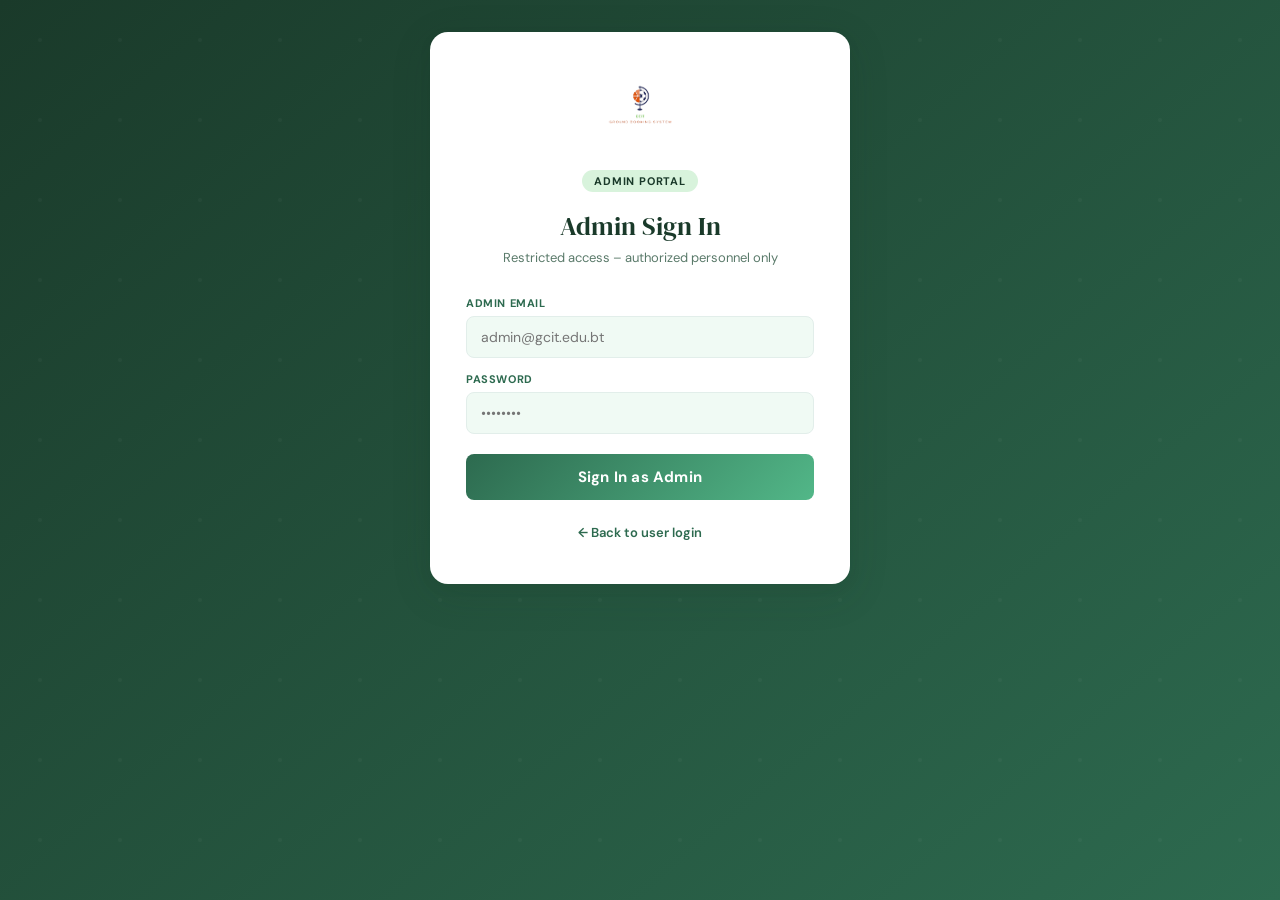
<file: views/admin-login.html>
<!DOCTYPE html>
<html lang="en">
<head>
    <meta charset="UTF-8">
    <meta name="viewport" content="width=device-width, initial-scale=1.0">
    <title>Admin Login – GCIT Ground Booking</title>
    <link rel="stylesheet" href="css/home.css">
</head>
<body class="auth-page">

<div class="auth-box">
    <div class="auth-logo">
        <img src="photos/logo.png" alt="GCIT Logo">
    </div>

    <div style="text-align:center;">
        <span class="admin-badge">Admin Portal</span>
    </div>

    <h2>Admin Sign In</h2>
    <p class="subtitle">Restricted access – authorized personnel only</p>

    <div class="error-msg" id="errorMsg"></div>

    <div class="form-group">
        <label for="email">Admin Email</label>
        <input type="email" id="email" placeholder="admin@gcit.edu.bt" autocomplete="email">
    </div>

    <div class="form-group">
        <label for="password">Password</label>
        <input type="password" id="password" placeholder="••••••••" autocomplete="current-password">
    </div>

    <button class="btn-auth" onclick="adminLogin()">Sign In as Admin</button>

    <div class="auth-footer">
        <p><a href="index.html">← Back to user login</a></p>
    </div>
</div>

<script src="js/admin.js"></script>
</body>
</html>
</file>
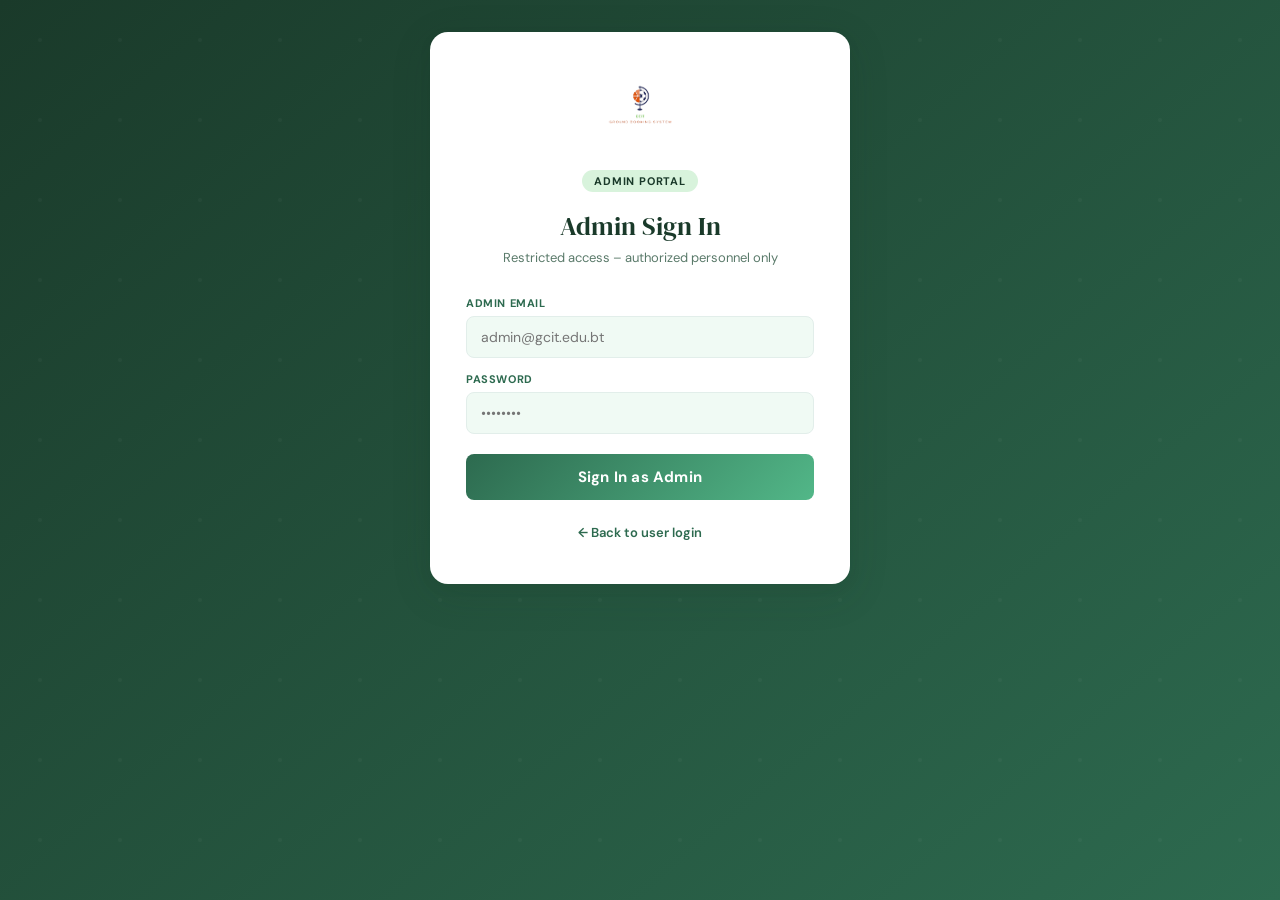
<file: views/admin.html>
<!DOCTYPE html>
<html lang="en">
<head>
    <meta charset="UTF-8">
    <meta name="viewport" content="width=device-width, initial-scale=1.0">
    <title>Admin Dashboard – GCIT Ground Booking</title>
    <link rel="stylesheet" href="css/home.css">
    <style>
        /* ── Status badge extras ── */
        .badge-pending          { background: #fff3cd; color: #7d5a00; }
        .badge-approved         { background: #d8f3dc; color: #1a3a2a; }
        .badge-rejected         { background: #fde8e8; color: #8b1a1a; }
        .badge-cancel_requested { background: #fff0e0; color: #7d4000; }
        .badge-cancelled        { background: #f0f0f0; color: #555; }

        /* ── Action buttons ── */
        .btn-approve {
            background: var(--green-mid); color: #fff; border: none;
            padding: 7px 14px; border-radius: var(--radius-sm);
            cursor: pointer; font-family: inherit; font-size: 12px; font-weight: 700;
            transition: background var(--transition); white-space: nowrap;
        }
        .btn-approve:hover { background: var(--green-dark); }
        .btn-reject {
            background: #fde8e8; color: #8b1a1a; border: 1px solid #f5c6c6;
            padding: 7px 14px; border-radius: var(--radius-sm);
            cursor: pointer; font-family: inherit; font-size: 12px; font-weight: 700;
            transition: background var(--transition); white-space: nowrap;
        }
        .btn-reject:hover { background: #f5c6c6; }
        .btn-confirm-cancel {
            background: #d8f3dc; color: #1a3a2a; border: 1px solid #a8d5b5;
            padding: 7px 14px; border-radius: var(--radius-sm);
            cursor: pointer; font-family: inherit; font-size: 12px; font-weight: 700;
            transition: background var(--transition); white-space: nowrap;
        }
        .btn-confirm-cancel:hover { background: #b7e4c7; }
        .btn-deny-cancel {
            background: #fff3cd; color: #7d5a00; border: 1px solid #ffd966;
            padding: 7px 14px; border-radius: var(--radius-sm);
            cursor: pointer; font-family: inherit; font-size: 12px; font-weight: 700;
            transition: background var(--transition); white-space: nowrap;
        }
        .btn-deny-cancel:hover { background: #ffd966; }
        .action-cell { display: flex; gap: 6px; flex-wrap: wrap; align-items: center; }

        /* ── Section divider ── */
        .section-divider {
            display: flex; align-items: center; gap: 10px;
            padding: 14px 0 8px; color: var(--text-muted);
            font-size: 11px; font-weight: 700; text-transform: uppercase; letter-spacing: 0.6px;
        }
        .section-divider::before, .section-divider::after {
            content: ""; flex: 1; height: 1px; background: var(--border);
        }

        /* ── Empty state ── */
        .empty-state {
            text-align: center; padding: 32px; color: var(--text-muted); font-size: 14px;
        }
        .empty-state i { font-size: 24px; margin-bottom: 8px; display: block; color: var(--green-light); }

        /* ── Conflict chip ── */
        .conflict-chip {
            display: inline-flex; align-items: center; gap: 3px;
            background: #fff0e0; border: 1px solid #ffc896; color: #7d4000;
            font-size: 10px; font-weight: 700; padding: 2px 7px; border-radius: 20px;
            cursor: help; white-space: nowrap;
        }

        /* ── Section panes ── */
        .section-pane { display: none; }
        .section-pane.active { display: block; }

        /* ── Header nav active link for admin sections ── */
        .nav-count {
            background: var(--red);
            color: #fff;
            font-size: 10px;
            font-weight: 700;
            min-width: 16px;
            height: 16px;
            border-radius: 8px;
            display: inline-flex;
            align-items: center;
            justify-content: center;
            padding: 0 4px;
            margin-left: 4px;
            vertical-align: middle;
        }
    </style>
</head>
<body>

<script>
    if (!localStorage.getItem("admin")) window.location.replace("admin-login.html");
</script>

<header>
    <div class="nav-logo">
        <img src="photos/logo.png" alt="GCIT Logo">
        <div>
            <div class="nav-logo-text">GCIT Ground Booking</div>
            <div class="nav-logo-sub">Admin Dashboard</div>
        </div>
    </div>
    <nav id="mainNav">
        <ul>
            <li><a href="#" class="active-link" id="navUsers"      onclick="switchSection('users',this);return false;">Users</a></li>
            <li><a href="#" id="navBookings"  onclick="switchSection('bookings',this);return false;">Approvals <span class="nav-count" id="navCount" style="display:none;"></span></a></li>
            <li><a href="#" id="navAllbooks"  onclick="switchSection('allbookings',this);return false;">All Bookings</a></li>
        </ul>
    </nav>
    <button class="btn-logout" onclick="adminLogout()"><i class="fas fa-sign-out-alt"></i> Logout</button>
    <button class="hamburger" onclick="toggleNav()" aria-label="Toggle navigation">
        <span></span><span></span><span></span>
    </button>
</header>

<div class="page-hero">
    <h1>Admin Dashboard</h1>
    <p>Manage registrations, booking approvals, and cancellation requests</p>
</div>

<div class="admin-layout">

    <!-- Stats row -->
    <div class="admin-stats">
        <div class="stat-card">
            <div class="num" id="statTotal">–</div>
            <div class="lbl">Total Users</div>
        </div>
        <div class="stat-card">
            <div class="num" id="statBookings">–</div>
            <div class="lbl">Total Bookings</div>
        </div>
        <div class="stat-card">
            <div class="num" id="statPending">–</div>
            <div class="lbl">Pending Approvals</div>
        </div>
        <div class="stat-card">
            <div class="num" id="statCancels">–</div>
            <div class="lbl">Cancel Requests</div>
        </div>
    </div>

    <div>

            <!-- Users -->
            <div class="section-pane active" id="tab-users">
                <div class="table-wrap">
                    <table>
                        <thead>
                            <tr><th>Name</th><th>Email</th><th>Phone</th><th>Action</th></tr>
                        </thead>
                        <tbody id="usersList">
                            <tr><td colspan="4" style="text-align:center;padding:20px;">Loading…</td></tr>
                        </tbody>
                    </table>
                </div>
            </div>

            <!-- Approvals -->
            <div class="section-pane" id="tab-bookings">
                <div class="section-divider">Pending Approval</div>
                <div class="table-wrap">
                    <table>
                        <thead>
                            <tr>
                                <th>#</th><th>Email</th><th>Type</th>
                                <th>Date</th><th>Time</th><th>Submitted</th>
                                <th>Notes</th><th>Actions</th>
                            </tr>
                        </thead>
                        <tbody id="pendingList">
                            <tr><td colspan="8" style="text-align:center;padding:20px;">Loading…</td></tr>
                        </tbody>
                    </table>
                </div>

                <div class="section-divider" style="margin-top:8px;">Cancellation Requests</div>
                <div class="table-wrap">
                    <table>
                        <thead>
                            <tr><th>#</th><th>Email</th><th>Type</th><th>Date</th><th>Time</th><th>Actions</th></tr>
                        </thead>
                        <tbody id="cancelList">
                            <tr><td colspan="6" style="text-align:center;padding:20px;">Loading…</td></tr>
                        </tbody>
                    </table>
                </div>
            </div>

            <!-- All Bookings -->
            <div class="section-pane" id="tab-allbookings">
                <div class="table-wrap">
                    <table>
                        <thead>
                            <tr>
                                <th>#</th><th>Email</th><th>Type</th>
                                <th>Date</th><th>Time</th><th>Status</th><th>Action</th>
                            </tr>
                        </thead>
                        <tbody id="allBookingsList">
                            <tr><td colspan="7" style="text-align:center;padding:20px;">Loading…</td></tr>
                        </tbody>
                    </table>
                </div>
            </div>

    </div>

</div>

<footer>
    <strong>GCIT Ground Booking System</strong>
    <span class="footer-accent"> — </span>
    Admin Panel &copy; 2025
</footer>

<script src="js/ui.js"></script>
<script src="js/admin.js"></script>
<script>
function toggleNav() { document.getElementById('mainNav').classList.toggle('open'); }

function switchSection(name, el) {
    document.querySelectorAll('.section-pane').forEach(p => p.classList.remove('active'));
    document.querySelectorAll('#mainNav a').forEach(a => a.classList.remove('active-link'));
    document.getElementById('tab-' + name).classList.add('active');
    el.classList.add('active-link');
}

/* ── Helpers ── */

function statusBadge(status) {
    const map = {
        pending:          { cls: "badge-pending",          label: '<i class="fas fa-clock"></i> Pending' },
        approved:         { cls: "badge-approved",         label: '<i class="fas fa-check-circle"></i> Approved' },
        rejected:         { cls: "badge-rejected",         label: '<i class="fas fa-times-circle"></i> Rejected' },
        cancel_requested: { cls: "badge-cancel_requested", label: '<i class="fas fa-hourglass-half"></i> Cancel Req.' },
        cancelled:        { cls: "badge-cancelled",        label: '<i class="fas fa-ban"></i> Cancelled' },
    };
    const s = map[status] || { cls: "badge-pending", label: status };
    return `<span class="status-badge ${s.cls}">${s.label}</span>`;
}

function conflictsWith(b, list) {
    return list.filter(p =>
        p.id !== b.id && p.date === b.date &&
        p.starting_time < b.ending_time && p.ending_time > b.starting_time
    ).map(p => p.id);
}

/* ── Data loading ── */

async function loadUsers() {
    try {
        const res   = await fetch("/admin/users");
        const users = await res.json();
        const list  = Array.isArray(users) ? users : [];
        renderUsers(list);
        document.getElementById("statTotal").textContent = list.length;
    } catch (e) { console.error("loadUsers:", e); }
}

async function loadBookings() {
    try {
        const res      = await fetch("/bookings");
        const bookings = await res.json();
        const list     = Array.isArray(bookings) ? bookings : [];

        const pending = list.filter(b => b.status === "pending");
        const cancels = list.filter(b => b.status === "cancel_requested");

        renderPending(pending, list);
        renderCancels(cancels);
        renderAllBookings(list);

        document.getElementById("statBookings").textContent = list.length;
        document.getElementById("statPending").textContent  = pending.length;
        document.getElementById("statCancels").textContent  = cancels.length;

        const total   = pending.length + cancels.length;
        const counter = document.getElementById("navCount");
        if (total > 0) {
            counter.textContent    = total;
            counter.style.display  = "inline-flex";
        } else {
            counter.style.display  = "none";
        }
    } catch (e) { console.error("loadBookings:", e); }
}

/* ── Renderers ── */

function renderUsers(users) {
    const tbody = document.getElementById("usersList");
    if (!users.length) {
        tbody.innerHTML = `<tr><td colspan="4"><div class="empty-state"><i class="fas fa-users"></i>No registered users yet.</div></td></tr>`;
        return;
    }
    tbody.innerHTML = users.map(u => `
        <tr id="user-row-${u.id}">
            <td><strong>${u.first_name} ${u.last_name}</strong></td>
            <td style="font-size:13px;">${u.email}</td>
            <td>${u.phone || "–"}</td>
            <td class="action-cell">
                <button class="btn-reject" onclick="deleteUser(${u.id})">
                    <i class="fas fa-trash"></i> Delete
                </button>
            </td>
        </tr>`
    ).join('');
}

function renderPending(pending, allBookings) {
    const tbody = document.getElementById("pendingList");
    if (!pending.length) {
        tbody.innerHTML = `<tr><td colspan="8"><div class="empty-state"><i class="fas fa-check-circle"></i>No pending bookings.</div></td></tr>`;
        return;
    }
    tbody.innerHTML = pending.map(b => {
        const conflicts    = conflictsWith(b, pending);
        const conflictTag  = conflicts.length
            ? `<span class="conflict-chip" title="Overlaps with #${conflicts.join(', #')}">⚠ Conflict</span>` : '';
        const submitted    = b.created_at ? b.created_at.substring(0, 16) : '–';
        return `
        <tr id="pending-row-${b.id}">
            <td>${b.id} ${conflictTag}</td>
            <td><strong>${b.student_id}</strong></td>
            <td>${b.match_type || "–"}</td>
            <td>${b.date}</td>
            <td style="white-space:nowrap;">${b.starting_time} – ${b.ending_time}</td>
            <td style="font-size:11px;color:var(--text-muted);">${submitted}</td>
            <td style="max-width:140px;font-size:12px;color:var(--text-muted);">${b.notes || "–"}</td>
            <td class="action-cell">
                <button class="btn-approve" onclick="approveBooking(${b.id})"><i class="fas fa-check"></i> Approve</button>
                <button class="btn-reject"  onclick="rejectBooking(${b.id})"><i class="fas fa-times"></i> Reject</button>
            </td>
        </tr>`;
    }).join('');
}

function renderCancels(cancels) {
    const tbody = document.getElementById("cancelList");
    if (!cancels.length) {
        tbody.innerHTML = `<tr><td colspan="6"><div class="empty-state"><i class="fas fa-check-circle"></i>No cancellation requests.</div></td></tr>`;
        return;
    }
    tbody.innerHTML = cancels.map(b => `
        <tr id="cancel-row-${b.id}">
            <td>${b.id}</td>
            <td><strong>${b.student_id}</strong></td>
            <td>${b.match_type || "–"}</td>
            <td>${b.date}</td>
            <td style="white-space:nowrap;">${b.starting_time} – ${b.ending_time}</td>
            <td class="action-cell">
                <button class="btn-confirm-cancel" onclick="approveCancelBooking(${b.id})"><i class="fas fa-check"></i> Confirm</button>
                <button class="btn-deny-cancel"    onclick="denyCancelBooking(${b.id})"><i class="fas fa-times"></i> Deny</button>
            </td>
        </tr>`
    ).join('');
}

function renderAllBookings(bookings) {
    const tbody = document.getElementById("allBookingsList");
    if (!bookings.length) {
        tbody.innerHTML = `<tr><td colspan="7" style="text-align:center;padding:20px;color:var(--text-muted);">No bookings found.</td></tr>`;
        return;
    }
    tbody.innerHTML = bookings.map(b => `
        <tr>
            <td>${b.id}</td>
            <td style="font-size:12px;">${b.student_id}</td>
            <td>${b.match_type || "–"}</td>
            <td>${b.date}</td>
            <td style="white-space:nowrap;">${b.starting_time} – ${b.ending_time}</td>
            <td>${statusBadge(b.status)}</td>
            <td class="action-cell">
                <button class="btn-reject" onclick="deleteBooking(${b.id})"><i class="fas fa-trash"></i> Delete</button>
            </td>
        </tr>`
    ).join('');
}

/* ── Actions ── */

async function approveBooking(id) {
    const ok = await gcitConfirm({ title: "Approve booking?", message: "Conflicting pending requests will be auto-rejected.", confirmText: "Approve" });
    if (!ok) return;
    try {
        const res    = await fetch(`/booking/${id}/approve`, { method: "PUT" });
        const result = await res.json().catch(() => ({}));
        if (!res.ok) { gcitToast(result.error || "Approval failed", "error"); return; }
        gcitToast(
            result.auto_rejected > 0 ? `Approved. ${result.auto_rejected} conflict(s) auto-rejected.` : "Booking approved.",
            result.auto_rejected > 0 ? "info" : "success", 5000
        );
        loadBookings();
    } catch { gcitToast("Server error", "error"); }
}

async function rejectBooking(id) {
    const ok = await gcitConfirm({ title: "Reject booking?", message: "The user will see this as rejected.", confirmText: "Reject", danger: true });
    if (!ok) return;
    try {
        const res = await fetch(`/booking/${id}/reject`, { method: "PUT" });
        if (res.ok) { gcitToast("Booking rejected.", "info"); loadBookings(); }
        else gcitToast("Failed to reject", "error");
    } catch { gcitToast("Server error", "error"); }
}

async function approveCancelBooking(id) {
    const ok = await gcitConfirm({ title: "Confirm cancellation?", message: "The slot will become available again.", confirmText: "Confirm" });
    if (!ok) return;
    try {
        const res = await fetch(`/booking/${id}/approve-cancel`, { method: "PUT" });
        if (res.ok) { gcitToast("Cancellation confirmed — slot is free."); loadBookings(); }
        else gcitToast("Failed to confirm", "error");
    } catch { gcitToast("Server error", "error"); }
}

async function denyCancelBooking(id) {
    const ok = await gcitConfirm({ title: "Deny cancellation?", message: "The booking will stay approved.", confirmText: "Deny", danger: true });
    if (!ok) return;
    try {
        const res = await fetch(`/booking/${id}/deny-cancel`, { method: "PUT" });
        if (res.ok) { gcitToast("Cancellation denied.", "info"); loadBookings(); }
        else gcitToast("Failed to deny", "error");
    } catch { gcitToast("Server error", "error"); }
}

async function deleteBooking(id) {
    const ok = await gcitConfirm({ title: "Delete booking?", message: "This cannot be undone.", confirmText: "Delete", danger: true });
    if (!ok) return;
    try {
        const res = await fetch(`/booking/${id}`, { method: "DELETE" });
        if (res.ok) { gcitToast("Booking deleted.", "info"); loadBookings(); }
        else gcitToast("Failed to delete", "error");
    } catch { gcitToast("Server error", "error"); }
}

async function deleteUser(id) {
    const ok = await gcitConfirm({ title: "Delete user?", message: "All their data will be permanently removed.", confirmText: "Delete", danger: true });
    if (!ok) return;
    try {
        const res = await fetch(`/admin/users/${id}`, { method: "DELETE" });
        if (res.ok) { gcitToast("User deleted.", "info"); loadUsers(); }
        else gcitToast("Failed to delete user", "error");
    } catch { gcitToast("Server error", "error"); }
}

document.addEventListener("DOMContentLoaded", () => {
    loadUsers();
    loadBookings();
});
</script>
</body>
</html>
</file>
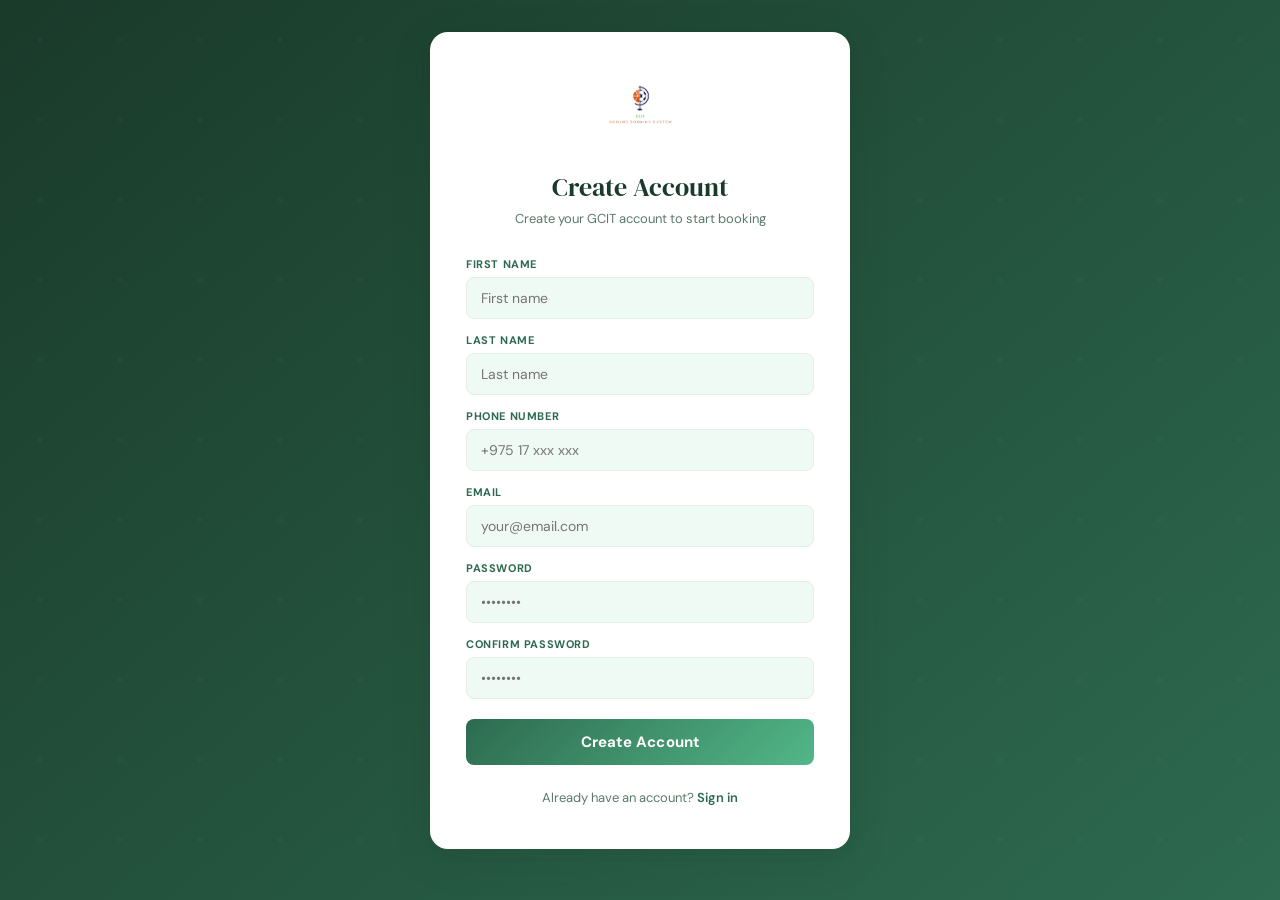
<file: views/signup.html>
<!DOCTYPE html>
<html lang="en">
<head>
    <meta charset="UTF-8">
    <meta name="viewport" content="width=device-width, initial-scale=1.0">
    <title>Sign Up – GCIT Ground Booking</title>
    <link rel="stylesheet" href="css/home.css">
</head>
<body class="auth-page">

<div class="auth-box">
    <div class="auth-logo">
        <img src="photos/logo.png" alt="GCIT Logo">
    </div>

    <h2>Create Account</h2>
    <p class="subtitle">Create your GCIT account to start booking</p>

    <div class="error-msg" id="errorMsg"></div>

    <div class="form-group">
        <label for="firstname">First Name</label>
        <input type="text" id="firstname" placeholder="First name" autocomplete="given-name">
    </div>

    <div class="form-group">
        <label for="lastname">Last Name</label>
        <input type="text" id="lastname" placeholder="Last name" autocomplete="family-name">
    </div>

    <div class="form-group">
        <label for="number">Phone Number</label>
        <input type="tel" id="number" placeholder="+975 17 xxx xxx" autocomplete="tel">
    </div>

    <div class="form-group">
        <label for="email">Email</label>
        <input type="email" id="email" placeholder="your@email.com" autocomplete="email">
    </div>

    <div class="form-group">
        <label for="password">Password</label>
        <input type="password" id="password" placeholder="••••••••" autocomplete="new-password">
    </div>

    <div class="form-group">
        <label for="confirmPassword">Confirm Password</label>
        <input type="password" id="confirmPassword" placeholder="••••••••" autocomplete="new-password">
    </div>

    <button class="btn-auth" onclick="signup()">Create Account</button>

    <div class="auth-footer">
        <p>Already have an account? <a href="index.html">Sign in</a></p>
    </div>
</div>

<script>
function signup() {
    const errorEl = document.getElementById("errorMsg");
    errorEl.style.display = "none";

    const data = {
        first_name: document.getElementById("firstname").value.trim(),
        last_name: document.getElementById("lastname").value.trim(),
        phone: document.getElementById("number").value.trim(),
        email: document.getElementById("email").value.trim(),
        password: document.getElementById("password").value,
    };
    const confirm = document.getElementById("confirmPassword").value;

    if (!data.first_name || !data.last_name || !data.phone || !data.email || !data.password) {
        errorEl.textContent = "Please fill in all fields";
        errorEl.style.display = "block";
        return;
    }

    if (data.password !== confirm) {
        errorEl.textContent = "Passwords do not match";
        errorEl.style.display = "block";
        return;
    }

    fetch("/user/add", {
        method: "POST",
        body: JSON.stringify(data),
        headers: { "Content-Type": "application/json" }
    })
    .then(res => res.json().then(result => ({ ok: res.ok, result })))
    .then(({ ok, result }) => {
        if (!ok) {
            const msg = result.error || "";
            if (msg.toLowerCase().includes("unique") || msg.toLowerCase().includes("duplicate") || msg.toLowerCase().includes("already exists")) {
                errorEl.textContent = "Email already registered. Please login instead.";
            } else {
                errorEl.textContent = msg || "Registration failed. Please try again.";
            }
            errorEl.style.display = "block";
            return;
        }
        alert("Account created! You can now sign in.");
        window.location.href = "index.html";
    })
    .catch(() => {
        errorEl.textContent = "Network error. Please try again.";
        errorEl.style.display = "block";
    });
}
</script>
</body>
</html>
</file>
<file: views/css/home.css>
/* ===== GCIT Ground Booking — Shared CSS ===== */

@import url('https://fonts.googleapis.com/css2?family=DM+Sans:ital,opsz,wght@0,9..40,400;0,9..40,500;0,9..40,600;0,9..40,700;1,9..40,400&family=DM+Serif+Display:ital@0;1&display=swap');
@import url('https://cdnjs.cloudflare.com/ajax/libs/font-awesome/6.5.1/css/all.min.css');

*, *::before, *::after { box-sizing: border-box; margin: 0; padding: 0; }

html { scroll-behavior: smooth; }

:root {
    --green-dark:  #1a3a2a;
    --green-mid:   #2d6a4f;
    --green-light: #52b788;
    --green-pale:  #d8f3dc;
    --green-bg:    #f0faf4;
    --surface:     #ffffff;
    --border:      #e2eeea;
    --text:        #1a3a2a;
    --text-muted:  #5a7a6a;
    --red:         #e63946;
    --red-bg:      #fde8e8;
    --red-border:  #f5c6c6;
    --amber:       #f4a261;
    --radius:      12px;
    --radius-sm:   8px;
    --radius-xs:   6px;
    --shadow:      0 2px 12px rgba(26,58,42,0.08), 0 1px 3px rgba(26,58,42,0.06);
    --shadow-md:   0 4px 20px rgba(26,58,42,0.10), 0 2px 6px rgba(26,58,42,0.06);
    --shadow-lg:   0 10px 40px rgba(26,58,42,0.14), 0 4px 12px rgba(26,58,42,0.08);
    --transition:  0.18s ease;
}

body {
    font-family: 'DM Sans', sans-serif;
    background: var(--green-bg);
    color: var(--text);
    min-height: 100vh;
    -webkit-font-smoothing: antialiased;
    -moz-osx-font-smoothing: grayscale;
}

/* ─── HEADER ─────────────────────────────────────── */

header {
    display: flex;
    align-items: center;
    justify-content: space-between;
    padding: 0 32px;
    height: 64px;
    background: var(--surface);
    border-bottom: 1px solid var(--border);
    position: sticky;
    top: 0;
    z-index: 1000;
    gap: 12px;
    box-shadow: 0 1px 0 var(--border), 0 2px 8px rgba(26,58,42,0.04);
}

.nav-logo {
    display: flex;
    align-items: center;
    gap: 10px;
    flex-shrink: 0;
    text-decoration: none;
}

.nav-logo img {
    width: 38px;
    height: 38px;
    object-fit: contain;
}

.nav-logo-text {
    font-weight: 700;
    font-size: 14px;
    color: var(--green-dark);
    line-height: 1.2;
}

.nav-logo-sub {
    font-size: 11px;
    color: var(--text-muted);
    line-height: 1;
}

nav ul {
    list-style: none;
    display: flex;
    align-items: center;
    gap: 2px;
}

nav a {
    text-decoration: none;
    color: var(--text-muted);
    font-weight: 500;
    font-size: 14px;
    padding: 7px 13px;
    border-radius: var(--radius-sm);
    transition: color var(--transition), background var(--transition);
    white-space: nowrap;
}

nav a:hover { color: var(--green-mid); background: var(--green-bg); }
nav a.active-link { color: var(--green-mid); background: var(--green-bg); font-weight: 600; }

.btn-logout {
    background: var(--green-mid);
    color: white;
    border: none;
    padding: 8px 18px;
    border-radius: var(--radius-sm);
    font-size: 13px;
    font-weight: 600;
    cursor: pointer;
    font-family: inherit;
    transition: background var(--transition), transform var(--transition);
    flex-shrink: 0;
    white-space: nowrap;
}

.btn-logout:hover { background: var(--green-dark); transform: translateY(-1px); }
.btn-logout:active { transform: translateY(0); }

/* Hamburger */
.hamburger {
    display: none;
    flex-direction: column;
    justify-content: center;
    gap: 5px;
    background: none;
    border: 1px solid var(--border);
    border-radius: var(--radius-xs);
    cursor: pointer;
    padding: 8px;
    width: 38px;
    height: 38px;
    flex-shrink: 0;
    transition: background var(--transition);
}

.hamburger:hover { background: var(--green-bg); }

.hamburger span {
    display: block;
    width: 18px;
    height: 2px;
    background: var(--green-dark);
    border-radius: 2px;
    transition: transform 0.25s ease, opacity 0.2s ease;
}

/* Mobile nav overlay */
nav {
    transition: none;
}

/* ─── PAGE HERO (inner pages) ────────────────────── */

.page-hero {
    background: linear-gradient(135deg, var(--green-dark) 0%, var(--green-mid) 70%, var(--green-light) 100%);
    padding: 40px 24px 36px;
    text-align: center;
    color: #fff;
    position: relative;
    overflow: hidden;
}

.page-hero::before {
    content: '';
    position: absolute;
    inset: 0;
    background: url("data:image/svg+xml,%3Csvg width='60' height='60' viewBox='0 0 60 60' xmlns='http://www.w3.org/2000/svg'%3E%3Cg fill='none' fill-rule='evenodd'%3E%3Cg fill='%23ffffff' fill-opacity='0.03'%3E%3Cpath d='M36 34v-4h-2v4h-4v2h4v4h2v-4h4v-2h-4zm0-30V0h-2v4h-4v2h4v4h2V6h4V4h-4zM6 34v-4H4v4H0v2h4v4h2v-4h4v-2H6zM6 4V0H4v4H0v2h4v4h2V6h4V4H6z'/%3E%3C/g%3E%3C/g%3E%3C/svg%3E");
    pointer-events: none;
}

.page-hero h1 {
    font-family: 'DM Serif Display', serif;
    font-size: clamp(1.7rem, 5vw, 2.6rem);
    font-weight: 400;
    margin-bottom: 10px;
    position: relative;
}

.page-hero p {
    font-size: 15px;
    opacity: 0.85;
    max-width: 520px;
    margin: 0 auto;
    line-height: 1.65;
    position: relative;
}

/* ─── LAYOUT / SECTION ──────────────────────────── */

.section {
    max-width: 1100px;
    margin: 0 auto;
    padding: 52px 24px;
}

.section-label {
    font-size: 11px;
    font-weight: 700;
    text-transform: uppercase;
    letter-spacing: 1.2px;
    color: var(--green-light);
    margin-bottom: 8px;
}

.section-title {
    font-family: 'DM Serif Display', serif;
    font-size: clamp(1.4rem, 3.5vw, 1.9rem);
    font-weight: 400;
    color: var(--green-dark);
    margin-bottom: 16px;
    line-height: 1.25;
}

/* ─── HOME HERO ─────────────────────────────────── */

.hero {
    position: relative;
    height: 460px;
    overflow: hidden;
}

.hero img {
    width: 100%;
    height: 100%;
    object-fit: cover;
    display: block;
}

.hero-overlay {
    position: absolute;
    inset: 0;
    background: linear-gradient(105deg, rgba(26,58,42,0.9) 35%, rgba(26,58,42,0.4) 100%);
    display: flex;
    flex-direction: column;
    justify-content: center;
    padding: 48px 56px;
    color: white;
}

.hero-badge {
    font-size: 11px;
    font-weight: 700;
    letter-spacing: 1.5px;
    text-transform: uppercase;
    background: rgba(255,255,255,0.15);
    border: 1px solid rgba(255,255,255,0.25);
    padding: 5px 14px;
    border-radius: 20px;
    display: inline-block;
    margin-bottom: 18px;
    width: fit-content;
    backdrop-filter: blur(4px);
}

.hero-overlay h1 {
    font-family: 'DM Serif Display', serif;
    font-size: clamp(1.9rem, 4.5vw, 3rem);
    font-weight: 400;
    max-width: 580px;
    margin-bottom: 14px;
    line-height: 1.2;
}

.hero-overlay p {
    font-size: 15px;
    max-width: 460px;
    opacity: 0.85;
    line-height: 1.65;
}

.accent-strip {
    height: 4px;
    background: linear-gradient(90deg, var(--green-dark), var(--green-light), var(--green-pale));
}

/* ─── ABOUT / MISSION ───────────────────────────── */

.about-grid {
    display: grid;
    grid-template-columns: 200px 1fr;
    gap: 52px;
    align-items: start;
}

.about-logo { text-align: center; }

.about-logo img {
    width: 120px;
    height: 120px;
    object-fit: contain;
}

.college-name {
    margin-top: 12px;
    font-weight: 600;
    font-size: 13px;
    color: var(--text-muted);
    line-height: 1.5;
}

.about-text p {
    font-size: 15px;
    line-height: 1.8;
    color: var(--text-muted);
    margin-bottom: 14px;
}

.mv-grid {
    display: grid;
    grid-template-columns: 1fr 1fr;
    gap: 24px;
}

.mv-card {
    background: var(--surface);
    border: 1px solid var(--border);
    border-radius: var(--radius);
    padding: 32px;
}

.mv-card.vision {
    background: var(--green-dark);
    border-color: var(--green-dark);
    color: white;
}

.mv-card.vision .section-label { color: var(--green-light); }
.mv-card.vision .section-title { color: white; }
.mv-card.vision p { color: rgba(255,255,255,0.82); font-size: 15px; line-height: 1.75; font-style: italic; }

.mission-list {
    list-style: none;
    display: flex;
    flex-direction: column;
    gap: 12px;
}

.mission-list li {
    display: flex;
    gap: 10px;
    font-size: 14px;
    color: var(--text-muted);
    line-height: 1.6;
    padding-left: 18px;
    position: relative;
}

.mission-list li::before {
    content: '';
    position: absolute;
    left: 0;
    top: 9px;
    width: 6px;
    height: 6px;
    border-radius: 50%;
    background: var(--green-light);
    flex-shrink: 0;
}

/* ─── DEVELOPERS ─────────────────────────────────── */

.dev-section {
    background: var(--green-dark);
}

.dev-section .section-title { color: white; }
.dev-section .section-label { color: var(--green-light); }

.dev-grid {
    display: flex;
    flex-wrap: wrap;
    gap: 16px;
    margin-top: 32px;
    justify-content: center;
}

.dev-card {
    background: rgba(255,255,255,0.07);
    border: 1px solid rgba(255,255,255,0.12);
    border-radius: var(--radius);
    padding: 24px 16px;
    text-align: center;
    width: 168px;
    transition: background var(--transition), transform var(--transition);
}

.dev-card:hover {
    background: rgba(255,255,255,0.12);
    transform: translateY(-3px);
}

.dev-photo {
    width: 76px;
    height: 76px;
    border-radius: 50%;
    object-fit: cover;
    border: 3px solid var(--green-light);
    margin-bottom: 12px;
    background: var(--green-bg);
}

.dev-role {
    font-size: 10px;
    color: var(--green-light);
    font-weight: 700;
    text-transform: uppercase;
    letter-spacing: 0.8px;
    margin-bottom: 5px;
}

.dev-name {
    font-size: 14px;
    font-weight: 600;
    color: white;
}

/* ─── DIVIDER / FOOTER ──────────────────────────── */

hr.divider {
    border: none;
    border-top: 1px solid var(--border);
}

footer {
    text-align: center;
    padding: 24px 16px;
    font-size: 13px;
    color: var(--text-muted);
    border-top: 1px solid var(--border);
    background: var(--surface);
    margin-top: 0;
}

.footer-accent { color: var(--green-light); }

/* ─── TABLES ─────────────────────────────────────── */

.table-wrap {
    background: var(--surface);
    border: 1px solid var(--border);
    border-radius: var(--radius);
    overflow: hidden;
    overflow-x: auto;
    -webkit-overflow-scrolling: touch;
}

table {
    width: 100%;
    border-collapse: collapse;
    min-width: 320px;
}

th {
    text-align: left;
    font-size: 11px;
    font-weight: 700;
    text-transform: uppercase;
    letter-spacing: 0.6px;
    color: var(--text-muted);
    padding: 12px 16px;
    background: var(--green-bg);
    border-bottom: 1px solid var(--border);
    white-space: nowrap;
}

td {
    padding: 13px 16px;
    font-size: 13.5px;
    border-bottom: 1px solid var(--border);
    vertical-align: middle;
}

tr:last-child td { border-bottom: none; }
tbody tr { transition: background var(--transition); }
tbody tr:hover td { background: var(--green-bg); }

.action-cell { white-space: nowrap; }
.action-done { font-size: 12px; color: var(--text-muted); font-style: italic; }

/* ─── STATUS BADGES ─────────────────────────────── */

.status-badge {
    display: inline-block;
    padding: 3px 10px;
    border-radius: 20px;
    font-size: 11px;
    font-weight: 700;
    text-transform: uppercase;
    letter-spacing: 0.4px;
    white-space: nowrap;
}

.status-approved, .confirmed, .slot-avail { background: var(--green-pale); color: #1a5c30; }
.status-pending  { background: #fff3cd; color: #7a5800; }
.status-rejected, .slot-booked { background: var(--red-bg); color: #8b1a1a; }

/* ─── BUTTONS ─────────────────────────────────────── */

.btn-approve {
    background: var(--green-pale);
    color: var(--green-dark);
    border: 1px solid var(--green-light);
    padding: 5px 12px;
    border-radius: var(--radius-xs);
    cursor: pointer;
    font-family: inherit;
    font-size: 12px;
    font-weight: 600;
    transition: background var(--transition), color var(--transition);
    margin-right: 4px;
}

.btn-approve:hover { background: var(--green-mid); color: white; border-color: var(--green-mid); }

.btn-reject, .delete-btn {
    background: var(--red-bg);
    color: var(--red);
    border: 1px solid var(--red-border);
    padding: 5px 12px;
    border-radius: var(--radius-xs);
    cursor: pointer;
    font-family: inherit;
    font-size: 12px;
    font-weight: 600;
    transition: background var(--transition), color var(--transition), border-color var(--transition);
}

.btn-reject:hover, .delete-btn:hover { background: var(--red); color: white; border-color: var(--red); }

/* ─── FORMS (shared) ─────────────────────────────── */

.form-group {
    margin-bottom: 16px;
}

.form-group label {
    display: block;
    font-size: 11px;
    font-weight: 700;
    text-transform: uppercase;
    letter-spacing: 0.6px;
    color: var(--green-mid);
    margin-bottom: 6px;
}

.form-group input,
.form-group select,
.form-group textarea {
    width: 100%;
    padding: 10px 12px;
    border: 1.5px solid var(--border);
    border-radius: var(--radius-sm);
    background: var(--green-bg);
    font-size: 14px;
    font-family: inherit;
    outline: none;
    transition: border-color var(--transition), background var(--transition), box-shadow var(--transition);
    color: var(--text);
    appearance: none;
    -webkit-appearance: none;
}

.form-group textarea {
    resize: vertical;
    min-height: 72px;
    line-height: 1.5;
}

.form-group input:focus,
.form-group select:focus,
.form-group textarea:focus {
    border-color: var(--green-mid);
    background: white;
    box-shadow: 0 0 0 3px rgba(45,106,79,0.12);
}

.form-group select {
    background-image: url("data:image/svg+xml,%3Csvg xmlns='http://www.w3.org/2000/svg' width='12' height='8' viewBox='0 0 12 8'%3E%3Cpath fill='%235a7a6a' d='M6 8L0 0h12z'/%3E%3C/svg%3E");
    background-repeat: no-repeat;
    background-position: right 12px center;
    padding-right: 36px;
}

.time-row {
    display: grid;
    grid-template-columns: 1fr 1fr;
    gap: 8px;
}

/* ─── BOOKING LAYOUT (legacy — kept for .btn-book) ── */

.panel-title {
    font-family: 'DM Serif Display', serif;
    font-size: 1.25rem;
    font-weight: 400;
    color: var(--green-dark);
    margin-bottom: 20px;
    padding-bottom: 14px;
    border-bottom: 1px solid var(--border);
}

.btn-book {
    width: 100%;
    padding: 13px;
    border: none;
    border-radius: var(--radius-sm);
    background: linear-gradient(135deg, var(--green-mid), var(--green-light));
    color: white;
    font-weight: 700;
    font-size: 15px;
    font-family: inherit;
    cursor: pointer;
    transition: opacity var(--transition), transform var(--transition), box-shadow var(--transition);
    margin-top: 6px;
    letter-spacing: 0.2px;
}

.btn-book:hover {
    opacity: 0.92;
    transform: translateY(-1px);
    box-shadow: 0 4px 16px rgba(45,106,79,0.3);
}

.btn-book:active { transform: translateY(0); }

/* ─── AVAILABLE GROUND ───────────────────────────── */

.ground-grid {
    display: grid;
    grid-template-columns: repeat(auto-fill, minmax(220px, 1fr));
    gap: 16px;
    margin-top: 8px;
}

.ground-card {
    background: var(--surface);
    border: 1px solid var(--border);
    border-radius: var(--radius);
    overflow: hidden;
    transition: box-shadow var(--transition), transform var(--transition);
}

.ground-card:hover { box-shadow: var(--shadow-md); transform: translateY(-2px); }

.ground-card-header {
    padding: 14px 18px;
    background: var(--green-bg);
    border-bottom: 1px solid var(--border);
    display: flex;
    justify-content: space-between;
    align-items: center;
    gap: 8px;
    flex-wrap: wrap;
}

.slot-time {
    font-weight: 700;
    font-size: 15px;
    color: var(--green-dark);
}

.ground-card-body {
    padding: 14px 18px;
}

.btn-slot-book {
    display: inline-block;
    padding: 8px 18px;
    background: var(--green-mid);
    color: white;
    border: none;
    border-radius: var(--radius-sm);
    font-family: inherit;
    font-size: 13px;
    font-weight: 600;
    cursor: pointer;
    transition: background var(--transition), transform var(--transition);
    text-decoration: none;
}

.btn-slot-book:hover { background: var(--green-dark); transform: translateY(-1px); }

/* ─── PROFILE ─────────────────────────────────────── */

.profile-container {
    max-width: 920px;
    margin: 0 auto;
    padding: 40px 24px 60px;
}

.profile-header {
    display: flex;
    gap: 28px;
    align-items: center;
    background: var(--surface);
    border: 1px solid var(--border);
    border-radius: var(--radius);
    padding: 28px 32px;
    margin-bottom: 20px;
    box-shadow: var(--shadow);
}

.profile-avatar {
    width: 88px;
    height: 88px;
    border-radius: 50%;
    background: linear-gradient(135deg, var(--green-mid), var(--green-light));
    color: white;
    font-family: 'DM Serif Display', serif;
    font-size: 2rem;
    font-weight: 400;
    display: flex;
    align-items: center;
    justify-content: center;
    flex-shrink: 0;
    border: 3px solid var(--green-light);
    letter-spacing: 1px;
    box-shadow: 0 2px 12px rgba(45,106,79,0.2);
}

.profile-intro h1 {
    font-family: 'DM Serif Display', serif;
    font-size: 1.65rem;
    font-weight: 400;
    margin-bottom: 4px;
    line-height: 1.2;
}

.profile-tag { font-size: 13px; color: var(--text-muted); }

.profile-content-grid {
    display: grid;
    grid-template-columns: 1fr 1fr;
    gap: 20px;
    margin-bottom: 20px;
}

.profile-card {
    background: var(--surface);
    border: 1px solid var(--border);
    border-radius: var(--radius);
    padding: 24px;
    box-shadow: var(--shadow);
}

.card-subtitle {
    font-size: 13px;
    font-weight: 700;
    color: var(--green-dark);
    margin-bottom: 18px;
    padding-bottom: 12px;
    border-bottom: 1px solid var(--border);
    text-transform: uppercase;
    letter-spacing: 0.5px;
}

.info-list { display: flex; flex-direction: column; gap: 14px; }

.info-item {
    display: grid;
    grid-template-columns: 90px 1fr;
    align-items: center;
    gap: 10px;
}

.info-label {
    font-size: 11px;
    font-weight: 700;
    text-transform: uppercase;
    letter-spacing: 0.5px;
    color: var(--text-muted);
}

.info-item input {
    border: 1.5px solid var(--border);
    border-radius: var(--radius-sm);
    padding: 8px 10px;
    font-size: 13px;
    font-family: inherit;
    outline: none;
    background: var(--green-bg);
    transition: border-color var(--transition), background var(--transition), box-shadow var(--transition);
    color: var(--text);
    width: 100%;
}

.info-item input:focus {
    border-color: var(--green-mid);
    background: white;
    box-shadow: 0 0 0 3px rgba(45,106,79,0.1);
}

.btn-edit-profile {
    margin-top: 18px;
    background: var(--green-mid);
    color: white;
    border: none;
    padding: 9px 22px;
    border-radius: var(--radius-sm);
    font-family: inherit;
    font-size: 13px;
    font-weight: 600;
    cursor: pointer;
    transition: background var(--transition), transform var(--transition);
}

.btn-edit-profile:hover { background: var(--green-dark); transform: translateY(-1px); }

.stats-grid {
    display: grid;
    grid-template-columns: 1fr 1fr;
    gap: 12px;
    margin-top: 4px;
}

.stat-box {
    background: var(--green-bg);
    border-radius: var(--radius-sm);
    border: 1px solid var(--border);
    padding: 20px 16px;
    text-align: center;
}

.stat-number {
    display: block;
    font-size: 2.2rem;
    font-weight: 700;
    color: var(--green-mid);
    line-height: 1;
    font-family: 'DM Serif Display', serif;
}

.stat-label {
    display: block;
    font-size: 10px;
    color: var(--text-muted);
    margin-top: 6px;
    font-weight: 700;
    text-transform: uppercase;
    letter-spacing: 0.6px;
}

.history-section {
    background: var(--surface);
    border: 1px solid var(--border);
    border-radius: var(--radius);
    padding: 24px;
    box-shadow: var(--shadow);
}

.table-responsive { overflow-x: auto; -webkit-overflow-scrolling: touch; }

.history-table {
    width: 100%;
    border-collapse: collapse;
    min-width: 360px;
}

/* ─── AUTH (login / signup) ─────────────────────── */

.auth-page {
    min-height: 100vh;
    display: flex;
    align-items: flex-start;
    justify-content: center;
    background: linear-gradient(140deg, var(--green-dark) 0%, var(--green-mid) 100%);
    padding: 32px 16px;
    position: relative;
    overflow-y: auto;
}

.auth-page::before {
    content: '';
    position: absolute;
    inset: 0;
    background: url("data:image/svg+xml,%3Csvg width='80' height='80' viewBox='0 0 80 80' xmlns='http://www.w3.org/2000/svg'%3E%3Cg fill='%23ffffff' fill-opacity='0.03' fill-rule='evenodd'%3E%3Ccircle cx='40' cy='40' r='2'/%3E%3C/g%3E%3C/svg%3E");
    pointer-events: none;
}

.auth-box {
    background: white;
    border-radius: 18px;
    padding: 40px 36px;
    width: 100%;
    max-width: 420px;
    box-shadow: var(--shadow-lg);
    position: relative;
}

.auth-logo {
    text-align: center;
    margin-bottom: 24px;
}

.auth-logo img {
    width: 68px;
    height: 68px;
    object-fit: contain;
}

.auth-box h2 {
    font-family: 'DM Serif Display', serif;
    font-size: 1.65rem;
    font-weight: 400;
    color: var(--green-dark);
    text-align: center;
    margin-bottom: 4px;
}

.auth-box .subtitle {
    text-align: center;
    font-size: 13px;
    color: var(--text-muted);
    margin-bottom: 28px;
    line-height: 1.5;
}

.auth-box .form-group { margin-bottom: 14px; }

.auth-box .form-group label {
    display: block;
    font-size: 11px;
    font-weight: 700;
    text-transform: uppercase;
    letter-spacing: 0.6px;
    color: var(--green-mid);
    margin-bottom: 6px;
}

.auth-box .form-group input {
    width: 100%;
    padding: 11px 14px;
    border: 1.5px solid var(--border);
    border-radius: var(--radius-sm);
    background: var(--green-bg);
    font-size: 14px;
    font-family: inherit;
    outline: none;
    transition: border-color var(--transition), background var(--transition), box-shadow var(--transition);
    color: var(--text);
}

.auth-box .form-group input:focus {
    border-color: var(--green-mid);
    background: white;
    box-shadow: 0 0 0 3px rgba(45,106,79,0.12);
}

.btn-auth {
    width: 100%;
    padding: 13px;
    border: none;
    border-radius: var(--radius-sm);
    background: linear-gradient(135deg, var(--green-mid), var(--green-light));
    color: white;
    font-weight: 700;
    font-size: 15px;
    font-family: inherit;
    cursor: pointer;
    transition: opacity var(--transition), transform var(--transition), box-shadow var(--transition);
    margin-top: 6px;
    letter-spacing: 0.2px;
}

.btn-auth:hover {
    opacity: 0.92;
    transform: translateY(-1px);
    box-shadow: 0 4px 16px rgba(45,106,79,0.3);
}

.btn-auth:active { transform: translateY(0); }

.auth-footer {
    text-align: center;
    margin-top: 22px;
    font-size: 13px;
    color: var(--text-muted);
    line-height: 1.7;
}

.auth-footer a {
    color: var(--green-mid);
    font-weight: 600;
    text-decoration: none;
    transition: color var(--transition);
}

.auth-footer a:hover { color: var(--green-dark); text-decoration: underline; }

.error-msg {
    display: none;
    background: var(--red-bg);
    color: #8b1a1a;
    border: 1px solid var(--red-border);
    border-radius: var(--radius-sm);
    padding: 10px 14px;
    font-size: 13px;
    margin-bottom: 16px;
    font-weight: 500;
    line-height: 1.5;
}

.admin-badge {
    display: inline-block;
    background: var(--green-pale);
    color: var(--green-dark);
    font-size: 11px;
    font-weight: 700;
    padding: 4px 12px;
    border-radius: 20px;
    text-transform: uppercase;
    letter-spacing: 0.8px;
    margin-bottom: 16px;
}

/* ─── ADMIN DASHBOARD ───────────────────────────── */

.admin-layout {
    max-width: 1100px;
    margin: 36px auto;
    padding: 0 24px 60px;
}

.admin-stats {
    display: grid;
    grid-template-columns: repeat(auto-fill, minmax(170px, 1fr));
    gap: 16px;
    margin-bottom: 32px;
}

.stat-card {
    background: var(--surface);
    border: 1px solid var(--border);
    border-radius: var(--radius);
    padding: 20px 22px;
    box-shadow: var(--shadow);
    transition: box-shadow var(--transition), transform var(--transition);
}

.stat-card:hover { box-shadow: var(--shadow-md); transform: translateY(-1px); }

.stat-card .num {
    font-family: 'DM Serif Display', serif;
    font-size: 2.2rem;
    font-weight: 400;
    color: var(--green-mid);
    line-height: 1;
}

.stat-card .lbl {
    font-size: 11px;
    color: var(--text-muted);
    margin-top: 6px;
    font-weight: 700;
    text-transform: uppercase;
    letter-spacing: 0.5px;
}

.admin-tabs {
    display: flex;
    gap: 0;
    margin-bottom: 24px;
    border-bottom: 2px solid var(--border);
    overflow-x: auto;
    -webkit-overflow-scrolling: touch;
    scrollbar-width: none;
}

.admin-tabs::-webkit-scrollbar { display: none; }

.admin-tab {
    padding: 10px 20px;
    font-family: inherit;
    font-size: 13.5px;
    font-weight: 600;
    border: none;
    background: none;
    color: var(--text-muted);
    cursor: pointer;
    border-bottom: 2px solid transparent;
    margin-bottom: -2px;
    transition: color var(--transition), border-color var(--transition);
    white-space: nowrap;
    flex-shrink: 0;
}

.admin-tab:hover { color: var(--green-mid); }

.admin-tab.active {
    color: var(--green-mid);
    border-bottom-color: var(--green-mid);
}

.tab-pane { display: none; }
.tab-pane.active { display: block; }

/* ─── BOTTOM DOCK (mobile nav) ────────────────────── */

.bottom-dock {
    display: none;
}

.dock-item {
    flex: 1;
    display: flex;
    flex-direction: column;
    align-items: center;
    justify-content: center;
    gap: 3px;
    text-decoration: none;
    color: var(--text-muted);
    font-size: 9px;
    font-weight: 700;
    text-transform: uppercase;
    letter-spacing: 0.5px;
    padding: 8px 4px 6px;
    transition: color var(--transition);
    -webkit-tap-highlight-color: transparent;
}

.dock-item i {
    font-size: 19px;
    transition: transform 0.15s ease;
}

.dock-item.active {
    color: var(--green-mid);
}

.dock-item.active i {
    transform: translateY(-1px) scale(1.08);
}

/* ─── RESPONSIVE ─────────────────────────────────── */

/* Tablet and below */
@media (max-width: 900px) {
    .about-grid { grid-template-columns: 1fr; }
    .about-logo { display: none; }
}

@media (max-width: 768px) {
    /* ── Header: logo only, no nav, no logout ── */
    header { padding: 0 16px; }
    .nav-logo-sub { display: none; }
    #mainNav { display: none !important; }
    .btn-logout { display: none !important; }
    .hamburger { display: none !important; }

    /* ── Bottom dock visible ── */
    .bottom-dock {
        display: flex;
        position: fixed;
        bottom: 0;
        left: 0;
        right: 0;
        height: 62px;
        background: var(--surface);
        border-top: 1px solid var(--border);
        box-shadow: 0 -2px 20px rgba(26,58,42,0.10);
        z-index: 2000;
        padding-bottom: env(safe-area-inset-bottom, 0px);
    }

    /* Push page content above the dock */
    body:not(.auth-page) {
        padding-bottom: 68px;
    }

    /* ── Layout ── */
    .mv-grid { grid-template-columns: 1fr; }
    .profile-content-grid { grid-template-columns: 1fr; }

    .profile-header {
        flex-direction: column;
        text-align: center;
        padding: 24px 20px;
        gap: 16px;
    }

    .profile-header .profile-intro h1 { font-size: 1.4rem; }

    .info-item {
        grid-template-columns: 1fr;
        gap: 4px;
    }

    /* ── Hero ── */
    .hero { height: 300px; }
    .hero-overlay { padding: 28px 24px; }

    /* ── Admin ── */
    .admin-stats { grid-template-columns: repeat(auto-fill, minmax(130px, 1fr)); gap: 12px; }
    .admin-layout { margin: 24px auto; }

    /* ── Auth ── */
    .auth-box { padding: 32px 24px; }

    /* ── Spacing ── */
    .section { padding: 36px 16px; }
    .booking-layout { padding: 0 16px; gap: 16px; }
    .profile-container { padding: 24px 16px 48px; }

    /* ── Prevent iOS zoom on inputs ── */
    .form-group input,
    .form-group select,
    .form-group textarea { font-size: 16px; }

    /* ── Dev grid ── */
    .dev-card { width: calc(50% - 8px); }

    /* ── Tables ── */
    table { min-width: 300px; }
}

@media (max-width: 540px) {
    /* Header */
    .nav-logo-text { font-size: 13px; }

    /* Forms */
    .time-row { grid-template-columns: 1fr; gap: 8px; }

    /* Admin */
    .admin-stats { grid-template-columns: 1fr 1fr; }
    .admin-tab { padding: 10px 14px; font-size: 13px; }

    /* Auth */
    .auth-box { padding: 28px 18px; border-radius: 14px; }

    /* Ground grid */
    .ground-grid { grid-template-columns: 1fr; }

    /* Dev cards */
    .dev-grid { gap: 12px; }
    .dev-card { width: calc(50% - 6px); padding: 18px 12px; }
    .dev-photo { width: 60px; height: 60px; }


    /* Hero */
    .hero-overlay h1 { font-size: 1.45rem; }
    .hero { height: 260px; }

    /* Section */
    .section { padding: 28px 12px; }
    .admin-layout { padding: 0 12px 40px; }
    .profile-container { padding: 16px 12px 40px; }

    /* Stat numbers */
    .stat-card .num { font-size: 1.8rem; }
    .stat-number { font-size: 1.8rem; }

    /* Booking page hero */
    .page-hero { padding: 36px 16px 32px; }
    .page-hero h1 { font-size: 1.5rem; }
    .page-hero p { font-size: 13px; }

    /* Profile header */
    .profile-header { padding: 20px 16px; }

    /* Slot cards full width */
    .ground-card { border-radius: var(--radius-sm); }
}

/* ─── TOAST NOTIFICATIONS ────────────────────────────────────────── */

#gcit-toasts {
    position: fixed;
    bottom: 88px;
    right: 20px;
    z-index: 9000;
    display: flex;
    flex-direction: column-reverse;
    gap: 8px;
    pointer-events: none;
    max-width: 320px;
}

.gcit-toast {
    pointer-events: all;
    display: flex;
    align-items: flex-start;
    gap: 10px;
    padding: 11px 16px 11px 13px;
    border-radius: 10px;
    font-size: 13.5px;
    font-weight: 500;
    line-height: 1.45;
    box-shadow: 0 6px 24px rgba(0,0,0,0.13);
    cursor: pointer;
    transform: translateX(110%);
    opacity: 0;
    transition: transform 0.28s cubic-bezier(0.34, 1.4, 0.64, 1), opacity 0.22s ease;
}

.gcit-toast--in  { transform: translateX(0); opacity: 1; }
.gcit-toast--out { transform: translateX(110%); opacity: 0; transition: transform 0.2s ease, opacity 0.18s ease; }

.gcit-toast-icon {
    font-size: 14px;
    font-weight: 700;
    flex-shrink: 0;
    margin-top: 1px;
}

/* ─── DIALOG / CONFIRM ───────────────────────────────────────────── */

.gcit-overlay {
    position: fixed;
    inset: 0;
    z-index: 9100;
    background: rgba(10, 28, 18, 0.45);
    backdrop-filter: blur(4px);
    -webkit-backdrop-filter: blur(4px);
    display: flex;
    align-items: center;
    justify-content: center;
    padding: 16px;
    opacity: 0;
    transition: opacity 0.2s ease;
}

.gcit-overlay--in  { opacity: 1; }
.gcit-overlay--out { opacity: 0; }

.gcit-dialog {
    background: #fff;
    border-radius: 16px;
    padding: 28px 28px 24px;
    max-width: 380px;
    width: 100%;
    box-shadow: 0 24px 64px rgba(10,28,18,0.22), 0 4px 16px rgba(10,28,18,0.1);
    transform: translateY(14px) scale(0.97);
    opacity: 0;
    transition: transform 0.24s cubic-bezier(0.34, 1.3, 0.64, 1), opacity 0.2s ease;
}

.gcit-dialog--in { transform: translateY(0) scale(1); opacity: 1; }

.gcit-dialog-title {
    font-family: 'DM Serif Display', serif;
    font-size: 1.15rem;
    font-weight: 400;
    color: var(--green-dark);
    margin-bottom: 8px;
    line-height: 1.3;
}

.gcit-dialog-msg {
    font-size: 13.5px;
    color: var(--text-muted);
    line-height: 1.6;
    margin-bottom: 22px;
}

.gcit-dialog-actions {
    display: flex;
    gap: 8px;
    justify-content: flex-end;
}

.gcit-btn-cancel {
    padding: 9px 20px;
    border: 1.5px solid var(--border);
    border-radius: var(--radius-sm);
    background: var(--green-bg);
    color: var(--text-muted);
    font-family: inherit;
    font-size: 13px;
    font-weight: 600;
    cursor: pointer;
    transition: background var(--transition), border-color var(--transition);
}
.gcit-btn-cancel:hover { background: #e2eeea; border-color: #c8ddd5; }

.gcit-btn-confirm {
    padding: 9px 20px;
    border: none;
    border-radius: var(--radius-sm);
    background: var(--green-mid);
    color: #fff;
    font-family: inherit;
    font-size: 13px;
    font-weight: 700;
    cursor: pointer;
    transition: background var(--transition), transform var(--transition);
}
.gcit-btn-confirm:hover { background: var(--green-dark); transform: translateY(-1px); }

.gcit-btn-danger {
    padding: 9px 20px;
    border: none;
    border-radius: var(--radius-sm);
    background: var(--red);
    color: #fff;
    font-family: inherit;
    font-size: 13px;
    font-weight: 700;
    cursor: pointer;
    transition: background var(--transition), transform var(--transition);
}
.gcit-btn-danger:hover { background: #c1121f; transform: translateY(-1px); }

@keyframes gcitFadeIn  { from { opacity:0; } to { opacity:1; } }
@keyframes gcitSlideUp { from { transform:translateY(14px) scale(0.97); opacity:0; } to { transform:translateY(0) scale(1); opacity:1; } }

@media (max-width: 768px) {
    #gcit-toasts {
        bottom: 76px;
        right: 12px;
        left: 12px;
        max-width: 100%;
    }
    .gcit-dialog { padding: 24px 20px 20px; }
}

/* ─── PAGE HERO — compact ─────────────────────────────────────────── */

/* Logout button inside profile — mobile-only visibility */
.mobile-logout-btn {
    display: none;
}

@media (max-width: 768px) {
    .mobile-logout-btn {
        display: flex;
        align-items: center;
        justify-content: center;
        gap: 8px;
        width: 100%;
        padding: 12px;
        margin-top: 20px;
        background: var(--red-bg);
        color: #8b1a1a;
        border: 1px solid var(--red-border);
        border-radius: var(--radius-sm);
        font-family: inherit;
        font-size: 14px;
        font-weight: 600;
        cursor: pointer;
        transition: background var(--transition), color var(--transition);
    }
    .mobile-logout-btn:hover {
        background: var(--red);
        color: white;
        border-color: var(--red);
    }
}
</file>
